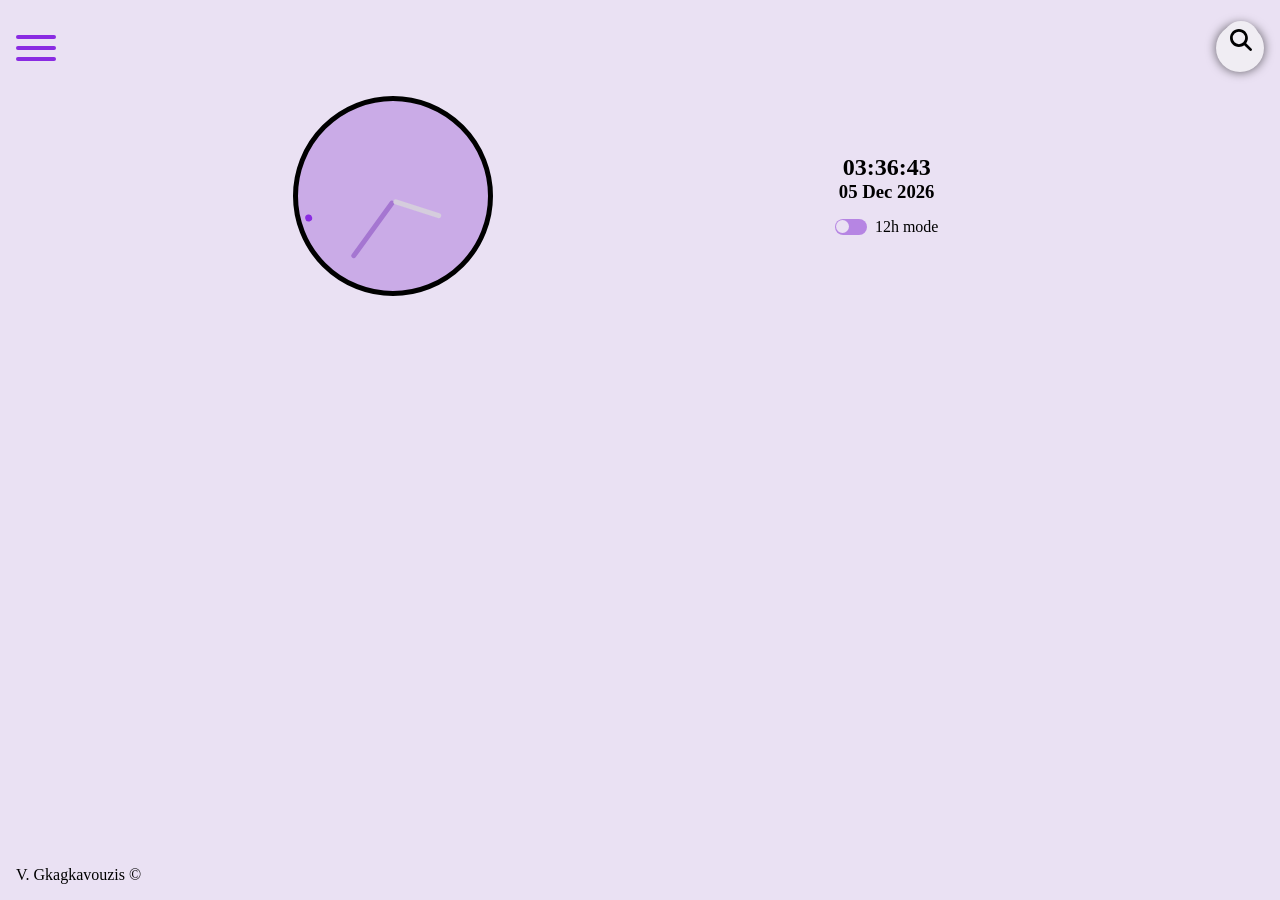
<file: index.html>
<!DOCTYPE html>
<html lang="en">
<head>
    <meta charset="UTF-8">
    <meta name="viewport" content="width=device-width, initial-scale=1.0">
    <title>Clock</title>
    <link rel="stylesheet" href="/styles/style.css">
</head>
<body>
    <nav>
        <div class="nav-group">
            <label for="ham-nav" class="ham-nav">
                <input type="checkbox" id="ham-nav">
            </label>
            <ul class="clock-controls">
                <li><button data-mode="dg" class="btnNv dg nav" id="btn-dg">Digital</button></li>
                <li><button data-mode="an" class="btnNv an nav" id="btn-an">Analog</button></li>
                <li><button data-mode="both" class="btnNv both nav" id="btn-both">Both</button></li>
            </ul>
            <form class="search">
                <input type="text" placeholder="City.." class="" id="searchBar">
                <button type="button" id="searchIcon"></button>
            </form>
        </div>
    </nav>
    <section class="clocks">
        <div class="container-clock">
            <div class="analog">
                <div class="sec-hand" id="sec-hand"></div>
                <div class="min-hand" id="min-hand"></div>
                <div class="hour-hand" id="hour-hand"></div>
            </div>
            <div class="digital">
                <div class="time">
                    <h1><span id="dig-clock"></span></h1>
                    <h3><span id="date">Date</span></h3>
    
                    <div class="check12h-container">
                        <input type="checkbox" id="check12" class="toggle12h">
                        <label for="check12">12h mode</label>
                    </div>
                </div>
            </div>
        </div>
        <div class="displayInfo">
            <span></span>
        </div>

    </section>
    <footer>
        <div class="footerDiv">V. Gkagkavouzis &#169;<span class="nameSpan"></span></div>
    </footer>
    <script src="clock-function.js"></script>
</body>
</html>
</file>
<file: styles/style.css>
@import url(variables.css);
@import url(navbar.css);

body {
    background-color: rgb(234, 225, 243);
    display: flex;
    flex-direction: column;
    height: 100vh;
}

footer {
    display: flex;
    align-items: flex-end;
    height: 100vh;
    bottom: 0;
    left: 0;
    margin: 1em;
}

.container-clock {
    display: flex;
    align-items: center;
    justify-content: space-evenly;
}

/* Digital clock */
.time {
    width: 200px;
    display: flex;
    justify-content: center;
    align-items: center;
    flex-direction: column;
}

/* analog clock */
.analog {
    border: 5px solid black  ;
    border-radius: 50%;
    width: 200px;
    height: 200px;
    position: relative;
    background-color: rgb(202, 171, 231);
}

.sec-hand {
    position: absolute;
    width: 5px;
    height: 90px;
    background-color: transparent;
    left: 50%;
    top: 10px;
    transform-origin: bottom center;
    border-radius: 5px;
    margin-left: -2.5px;
}


.sec-hand::after {
    content: '';
    position: absolute;
    width: 7px;
    height: 7px;
    background-color: var(--foreground-color);
    left: 50%;
    top: 0px;
    transform-origin: bottom center;
    border-radius: 5px;
    margin-left: -2.5px;
    
}

.min-hand {
    position: absolute;
    width: 5px;
    height: 70px;
    background-color: var( --min-hand);
    left: 50%;
    top: 30px;
    transform-origin: bottom center;
    border-radius: 5px;
    margin-left: -2.5px;
    z-index: 1;

}

.hour-hand {
    position: absolute;
    width: 5px;
    height: 50px;
    background-color: rgb(213, 205, 221);
    left: 50%;
    top: 50px;
    transform-origin: bottom center;
    border-radius: 5px;
    margin-left: -2.5px;
    z-index: 2;

}

.hidden{
    display: none;
}


/* toggle switch  pm, am*/

.check12h-container {
    margin-top: 15px;
}

input#check12.toggle12h {
    opacity: 0;
    left: -9000px;
    top: -9000px;
    position: absolute;
}

input#check12.toggle12h + label {
    display: inline-flex;
    align-items: center;
    position: relative;
    cursor: pointer;
    /* padding-left: 2.5em; */
}
/* -----unchecked-------- */
/* background */
input#check12.toggle12h + label::before {
    content: "";
    /* position: absolute; */
    left: 0;
    top: 50%;
    background-color: rgb(182, 133, 227);
    height: 1em;
    width: 2em;
    margin-right: .5em;
    border-radius: 1em;
    transition: background-color 250ms ease-in-out;

}

/* the ball */
input#check12.toggle12h + label::after {
    content: "";
    position: absolute;
    background-color: rgb(234, 225, 243);
    height: .8em;
    width: .8em;
    left: 0.1em;
    margin-right: .5em;
    border-radius: 1em;
    transition: background-color 250ms ease-in-out, left 250ms ease-in;

}


/* -----checked------ */
/* background */
input#check12.toggle12h:checked + label::before {
    content: "";
    /* position: absolute; */
    background-color: var(--foreground-color);
    height: 1em;
    width: 2em;
    margin-right: .5em;
    border-radius: 1em;
    transition: background-color 250ms ease-in-out;
}

/* the ball */
input#check12.toggle12h:checked + label::after {
    content: "";
    position: absolute;
    background-color: rgb(199, 179, 218);
    height: .8em;
    width: .8em;
    left: 1.1em;
    margin-right: .5em;
    border-radius: 1em;
    transition: background-color 250ms ease-in-out, left 250ms ease-in;
}

/* ----foooter----- */
</file>
